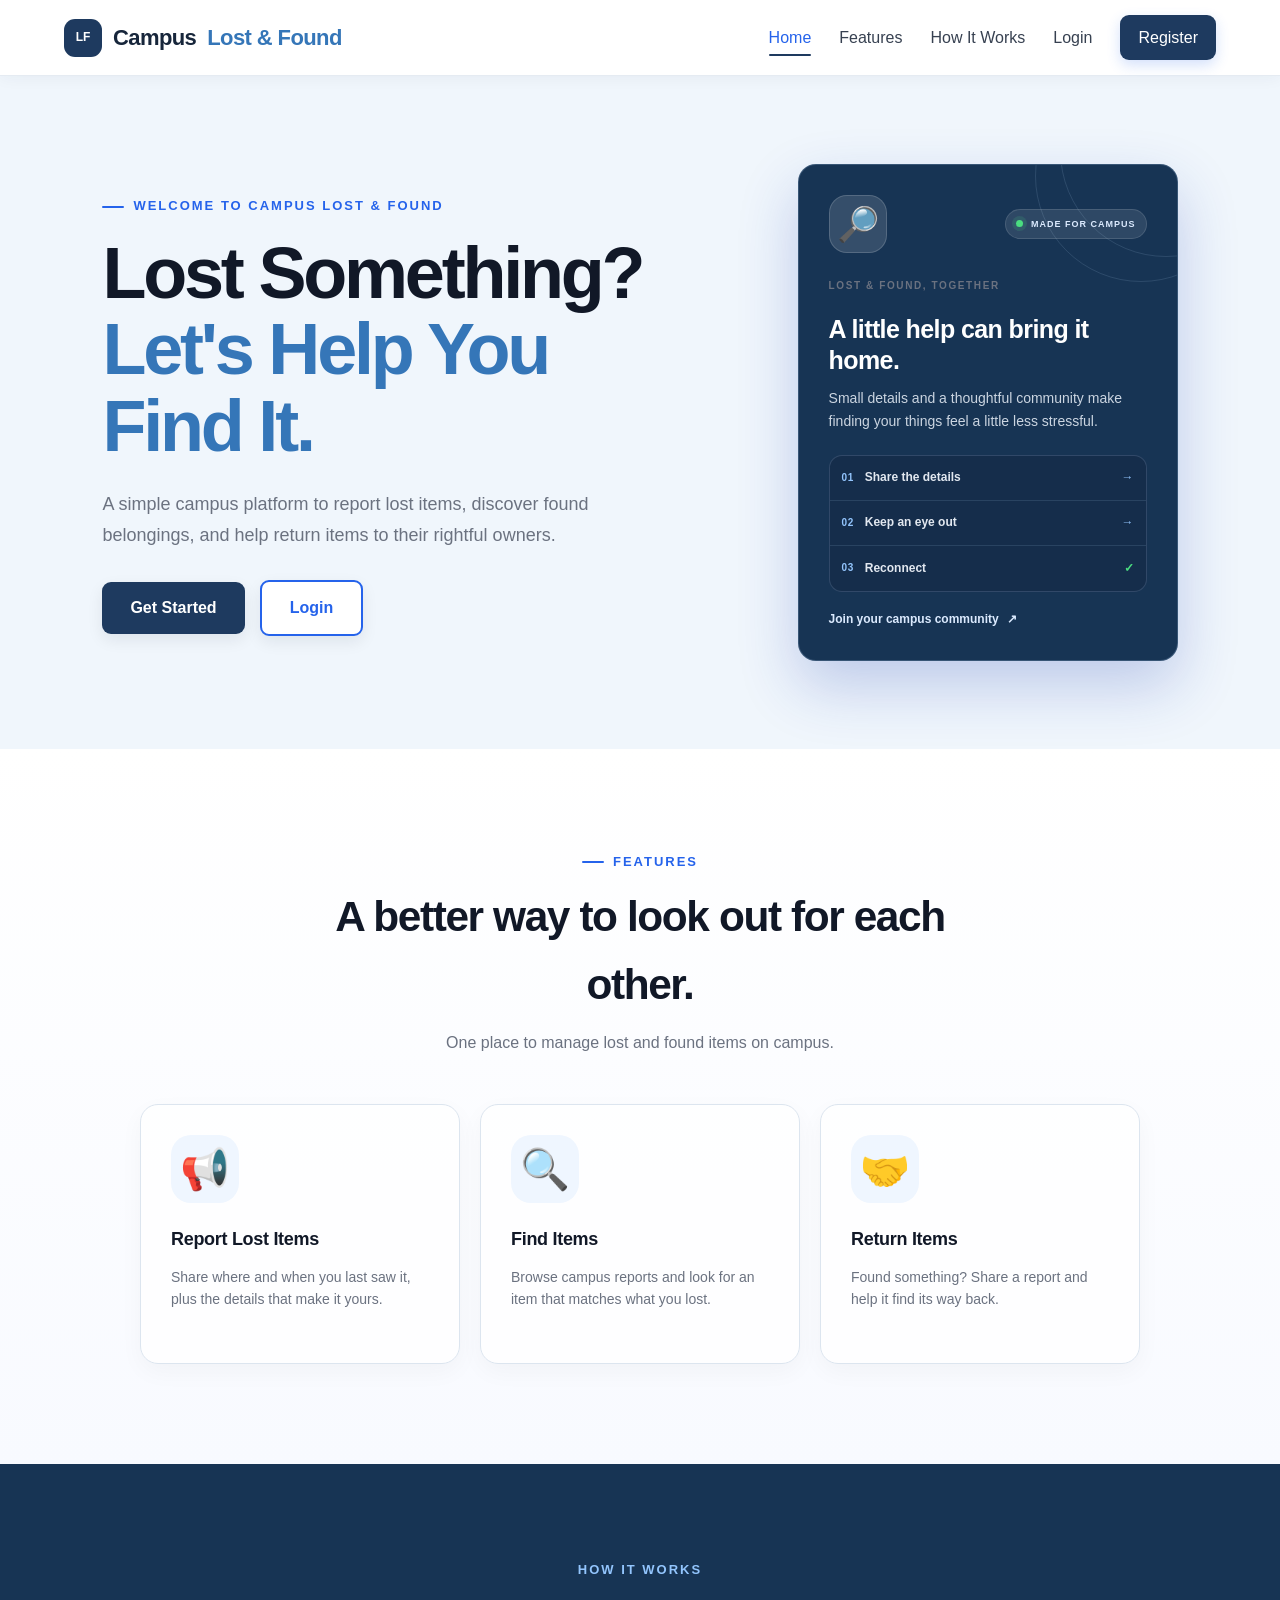
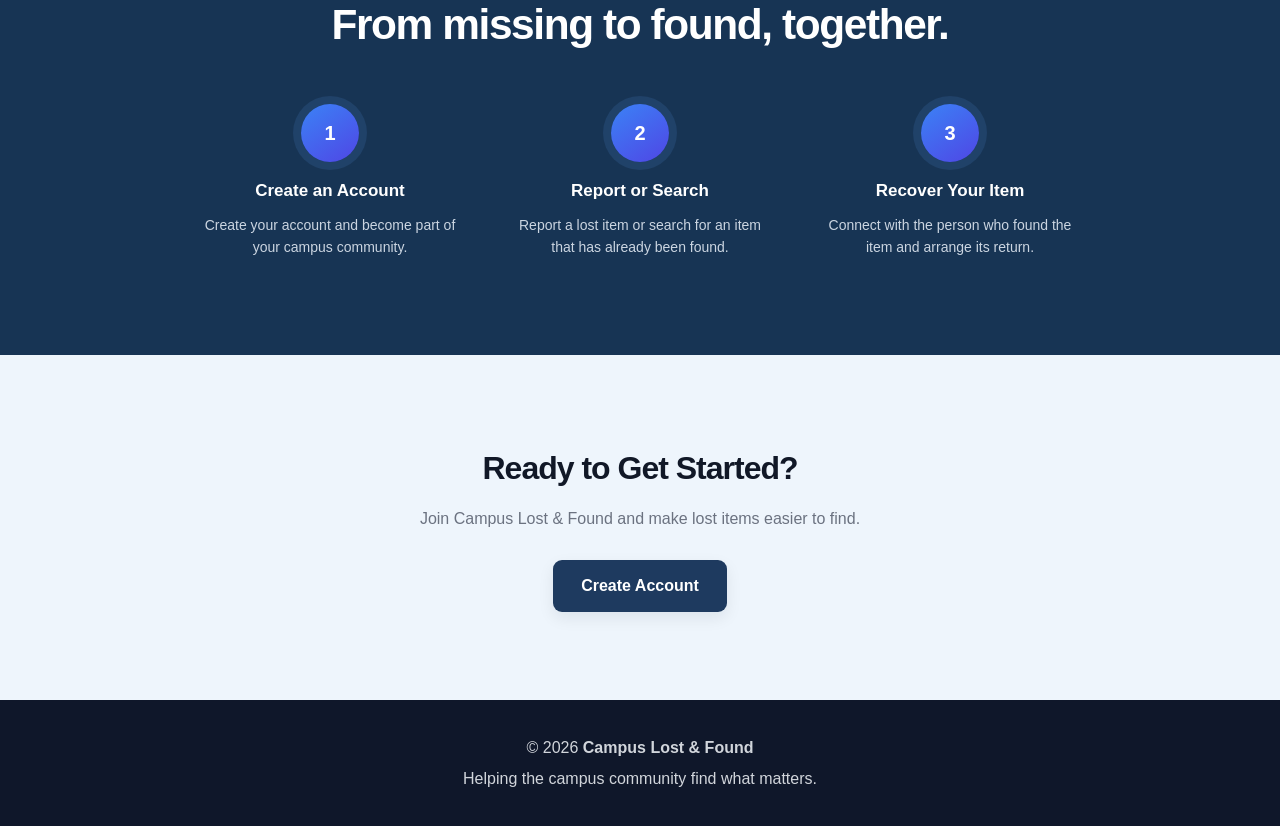
<file: src/main/webapp/index.html>
<!DOCTYPE html>
<html lang="en">

<head>
    <meta charset="UTF-8">
    <meta name="viewport" content="width=device-width, initial-scale=1.0">
    <meta name="description" content="A friendly campus community for reporting lost belongings, finding reported items, and helping things get home.">

    <title>Campus Lost & Found</title>

    <link rel="stylesheet" href="style.css?v=20261112-2">
</head>

<body>

    <!-- Navigation -->
    <nav class="navbar">

        <div class="logo">
            Campus <span>Lost & Found</span>
        </div>

        <div class="nav-links">
            <a href="index.html" class="active">Home</a>
            <a href="#features">Features</a>
            <a href="#how-it-works">How It Works</a>
            <a href="login.html">Login</a>
            <a href="register.html" class="nav-register">Register</a>
        </div>

    </nav>


    <!-- Hero Section -->
    <section class="hero">

        <div class="hero-content" data-reveal>

            <p class="welcome">WELCOME TO CAMPUS LOST & FOUND</p>

            <h1>
                Lost Something?
                <span>Let's Help You Find It.</span>
            </h1>

            <p class="description">
                A simple campus platform to report lost items,
                discover found belongings, and help return items
                to their rightful owners.
            </p>

            <div class="buttons">

                <a href="register.html" class="btn primary">
                    Get Started
                </a>

                <a href="login.html" class="btn secondary">
                    Login
                </a>

            </div>

        </div>


        <div class="hero-card" data-reveal>
            <div class="hero-card-topline">
                <span class="hero-icon" aria-hidden="true">🔎</span>
                <span class="hero-card-tag"><span></span> MADE FOR CAMPUS</span>
            </div>
            <p class="hero-card-kicker">LOST &amp; FOUND, TOGETHER</p>
            <h2>A little help can bring it home.</h2>
            <p>Small details and a thoughtful community make finding your things feel a little less stressful.</p>
            <div class="hero-loop" aria-label="How the community helps">
                <div class="hero-loop-step">
                    <span>01</span>
                    <strong>Share the details</strong>
                    <span class="loop-arrow" aria-hidden="true">→</span>
                </div>
                <div class="hero-loop-step">
                    <span>02</span>
                    <strong>Keep an eye out</strong>
                    <span class="loop-arrow" aria-hidden="true">→</span>
                </div>
                <div class="hero-loop-step">
                    <span>03</span>
                    <strong>Reconnect</strong>
                    <span class="loop-check" aria-hidden="true">✓</span>
                </div>
            </div>
            <a class="hero-card-link" href="register.html">Join your campus community <span aria-hidden="true">↗</span></a>
        </div>

    </section>


    <!-- Features -->
    <section class="features" id="features">

        <p class="section-label">FEATURES</p>

        <h2>A better way to look out for each other.</h2>

        <p class="section-description">
            One place to manage lost and found items on campus.
        </p>


        <div class="feature-container">

            <div class="feature-card" data-reveal>

                <div class="icon">📢</div>

                <h3>Report Lost Items</h3>

                <p>
                    Share where and when you last saw it, plus the details that make it yours.
                </p>

            </div>


            <div class="feature-card" data-reveal>

                <div class="icon">🔍</div>

                <h3>Find Items</h3>

                <p>
                    Browse campus reports and look for an item that matches what you lost.
                </p>

            </div>


            <div class="feature-card" data-reveal>

                <div class="icon">🤝</div>

                <h3>Return Items</h3>

                <p>
                    Found something? Share a report and help it find its way back.
                </p>

            </div>

        </div>

    </section>


    <!-- How It Works -->
    <section class="how" id="how-it-works">

        <p class="section-label light">HOW IT WORKS</p>

        <h2>From missing to found, together.</h2>


        <div class="steps">

            <div class="step" data-reveal>

                <div class="number">1</div>

                <h3>Create an Account</h3>

                <p>
                    Create your account and become part of your campus community.
                </p>

            </div>


            <div class="step" data-reveal>

                <div class="number">2</div>

                <h3>Report or Search</h3>

                <p>
                    Report a lost item or search for an item
                    that has already been found.
                </p>

            </div>


            <div class="step" data-reveal>

                <div class="number">3</div>

                <h3>Recover Your Item</h3>

                <p>
                    Connect with the person who found the item
                    and arrange its return.
                </p>

            </div>

        </div>

    </section>


    <!-- Call to Action -->
    <section class="cta" data-reveal>

        <h2>Ready to Get Started?</h2>

        <p>
            Join Campus Lost & Found and make lost items easier to find.
        </p>

        <a href="register.html" class="btn primary">
            Create Account
        </a>

    </section>


    <!-- Footer -->
    <footer>

        <p>
            © 2026 <strong>Campus Lost & Found</strong>
        </p>

        <p>
            Helping the campus community find what matters.
        </p>

    </footer>

    <script src="script.js?v=20261112-2"></script>
    <script src="csrf.js?v=20261112-2"></script>
</body>

</html>
</file>
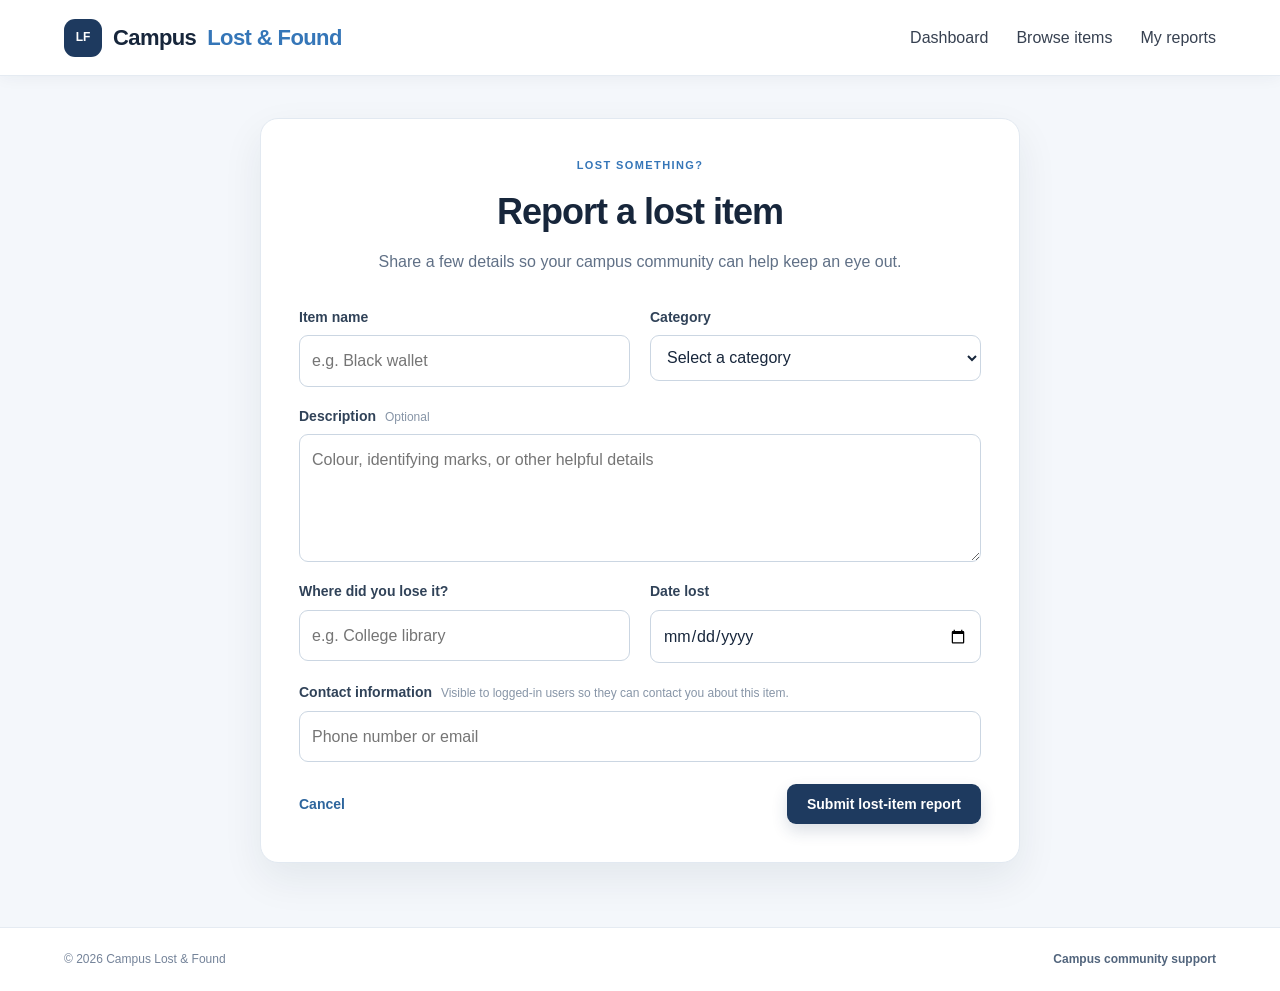
<file: src/main/webapp/add-item.html>
<!DOCTYPE html>
<html lang="en">
<head>
    <meta charset="UTF-8">
    <meta name="viewport" content="width=device-width, initial-scale=1.0">
    <meta name="description" content="Create a lost-item report for your campus community.">
    <title>Report a Lost Item | Campus Lost &amp; Found</title>
    <link rel="stylesheet" href="style.css?v=20261112-2">
</head>
<body>
    <nav class="navbar" aria-label="Main navigation">
        <div class="logo">Campus <span>Lost &amp; Found</span></div>
        <div class="nav-links">
            <a href="dashboard.jsp">Dashboard</a>
            <a href="view-items.html">Browse items</a>
            <a href="my-items.html">My reports</a>
        </div>
    </nav>

    <main class="container form-page">
        <header class="page-heading">
            <p class="page-eyebrow">LOST SOMETHING?</p>
            <h1>Report a lost item</h1>
            <p>Share a few details so your campus community can help keep an eye out.</p>
        </header>

        <form class="app-form" action="add-item" method="post" data-csrf-managed="true">
            <p id="formMessage" class="form-message error-message field-wide" role="status" aria-live="polite"></p>
            <div class="field">
                <label for="itemName">Item name</label>
                <input type="text" id="itemName" name="itemName" placeholder="e.g. Black wallet" required maxlength="150">
            </div>

            <div class="field">
                <label for="category">Category</label>
                <select id="category" name="category" required>
                    <option value="">Select a category</option>
                    <option value="Electronics">Electronics</option>
                    <option value="Books">Books</option>
                    <option value="ID Card">ID Card</option>
                    <option value="Wallet or Purse">Wallet or Purse</option>
                    <option value="Clothing">Clothing</option>
                    <option value="Keys">Keys</option>
                    <option value="Other">Other</option>
                </select>
            </div>

            <div class="field field-wide">
                <label for="description">Description <span class="optional-label">Optional</span></label>
                <textarea id="description" name="description" placeholder="Colour, identifying marks, or other helpful details" rows="4" maxlength="2000"></textarea>
            </div>

            <div class="field">
                <label for="lostLocation">Where did you lose it?</label>
                <input type="text" id="lostLocation" name="lostLocation" placeholder="e.g. College library" required maxlength="255">
            </div>

            <div class="field">
                <label for="lostDate">Date lost</label>
                <input type="date" id="lostDate" name="lostDate" required>
            </div>

            <div class="field field-wide">
                <label for="contactInfo">Contact information <span class="optional-label">Visible to logged-in users so they can contact you about this item.</span></label>
                <input type="text" id="contactInfo" name="contactInfo" placeholder="Phone number or email" required maxlength="150">
            </div>

            <div class="form-actions field-wide">
                <a class="text-link" href="dashboard.jsp">Cancel</a>
                <button type="submit" class="app-submit">Submit lost-item report</button>
            </div>
        </form>
    </main>
    <footer class="site-footer">
        <span>© 2026 Campus Lost &amp; Found</span>
        <a href="dashboard.jsp">Campus community support</a>
    </footer>
    <script src="report-form.js"></script>
    <script src="csrf.js?v=20261112-2"></script>
</body>
</html>
</file>
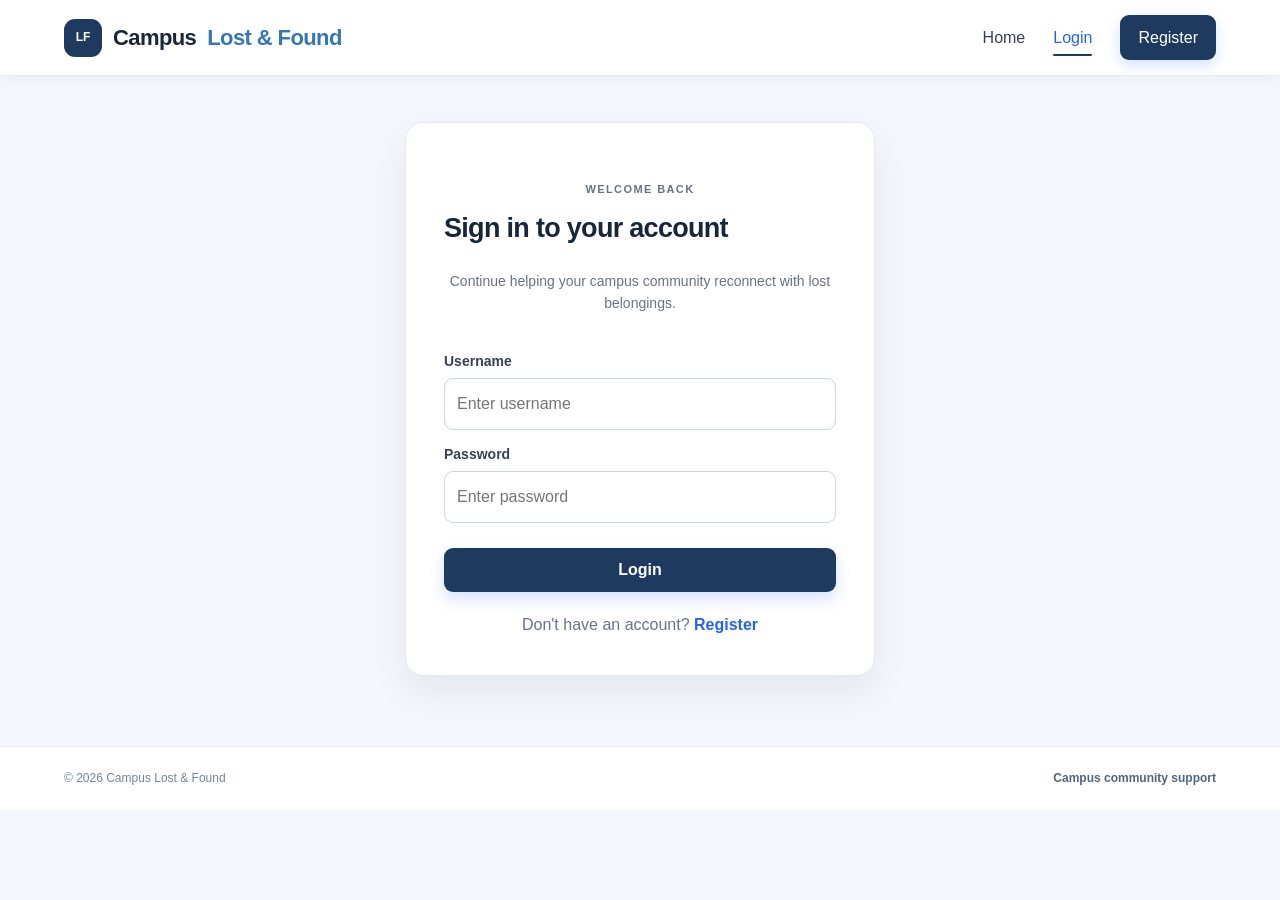
<file: src/main/webapp/login.html>
<!DOCTYPE html>
<html lang="en">
<head>
    <meta charset="UTF-8">

    <!-- Load before the login form. Do not add async or defer. -->
    <script src="csrf.js?v=20261112-3"></script>

    <meta name="viewport" content="width=device-width, initial-scale=1.0">
    <meta name="description"
          content="Sign in to manage your campus lost and found reports.">

    <title>Login - Campus Lost &amp; Found</title>
    <link rel="stylesheet" href="style.css?v=20261112-2">
</head>

<body>
    <nav class="navbar" aria-label="Main navigation">
        <div class="logo">
            Campus <span>Lost &amp; Found</span>
        </div>

        <div class="nav-links">
            <a href="index.html">Home</a>
            <a href="login.html" class="active">Login</a>
            <a href="register.html" class="nav-register">Register</a>
        </div>
    </nav>

    <main class="container auth-card">
        <p class="page-eyebrow">WELCOME BACK</p>
        <h1>Sign in to your account</h1>

        <p class="auth-intro">
            Continue helping your campus community reconnect
            with lost belongings.
        </p>

        <p id="loginMessage"
           class="form-message"
           role="status"
           aria-live="polite"></p>

        <form id="loginForm" action="login" method="post">
            <label for="username">Username</label>
            <input
                type="text"
                id="username"
                name="username"
                placeholder="Enter username"
                autocomplete="username"
                required
            >

            <label for="password">Password</label>
            <input
                type="password"
                id="password"
                name="password"
                placeholder="Enter password"
                autocomplete="current-password"
                required
            >

            <button type="submit" class="app-submit" disabled>
                Login
            </button>
        </form>

        <noscript>
            <p class="form-message error-message">
                JavaScript is required for secure sign-in.
                Enable JavaScript and reload this page.
            </p>
        </noscript>

        <p>
            Don't have an account?
            <a href="register.html">Register</a>
        </p>
    </main>

    <footer class="site-footer">
        <span>© 2026 Campus Lost &amp; Found</span>
        <a href="index.html">Campus community support</a>
    </footer>

    <script>
        (function () {
            "use strict";

            const form = document.getElementById("loginForm");
            const submit = form.querySelector("button[type='submit']");
            const message = document.getElementById("loginMessage");
            const params = new URLSearchParams(window.location.search);

            // Block submission if the security script failed to load.
            form.addEventListener("submit", function (event) {
                if (form.dataset.csrfReady !== "true") {
                    event.preventDefault();
                    message.textContent =
                        "Secure sign-in is unavailable. Reload the page.";
                    message.classList.add("error-message");
                }
            }, true);

            const csrfLoaded =
                window.CampusCsrf &&
                typeof window.CampusCsrf.getToken === "function";

            if (!csrfLoaded) {
                message.textContent =
                    "Secure sign-in could not initialize. " +
                    "Reload the page and try again.";
                message.classList.add("error-message");
                return;
            }

            // The handler is installed. It fetches a token on submission.
            form.dataset.csrfReady = "true";
            submit.disabled = false;

            const errors = {
                invalid: "Invalid username or password.",
                empty: "Please enter your username and password.",
                "session-expired":
                    "Your session expired. Please sign in again."
            };

            const error = params.get("error");

            if (Object.prototype.hasOwnProperty.call(errors, error)) {
                message.textContent = errors[error];
                message.classList.add("error-message");
            } else if (params.get("success") === "registered") {
                message.textContent =
                    "Registration successful! Please log in.";
                message.classList.add("success-message");
            }
        })();
    </script>
</body>
</html>
</file>
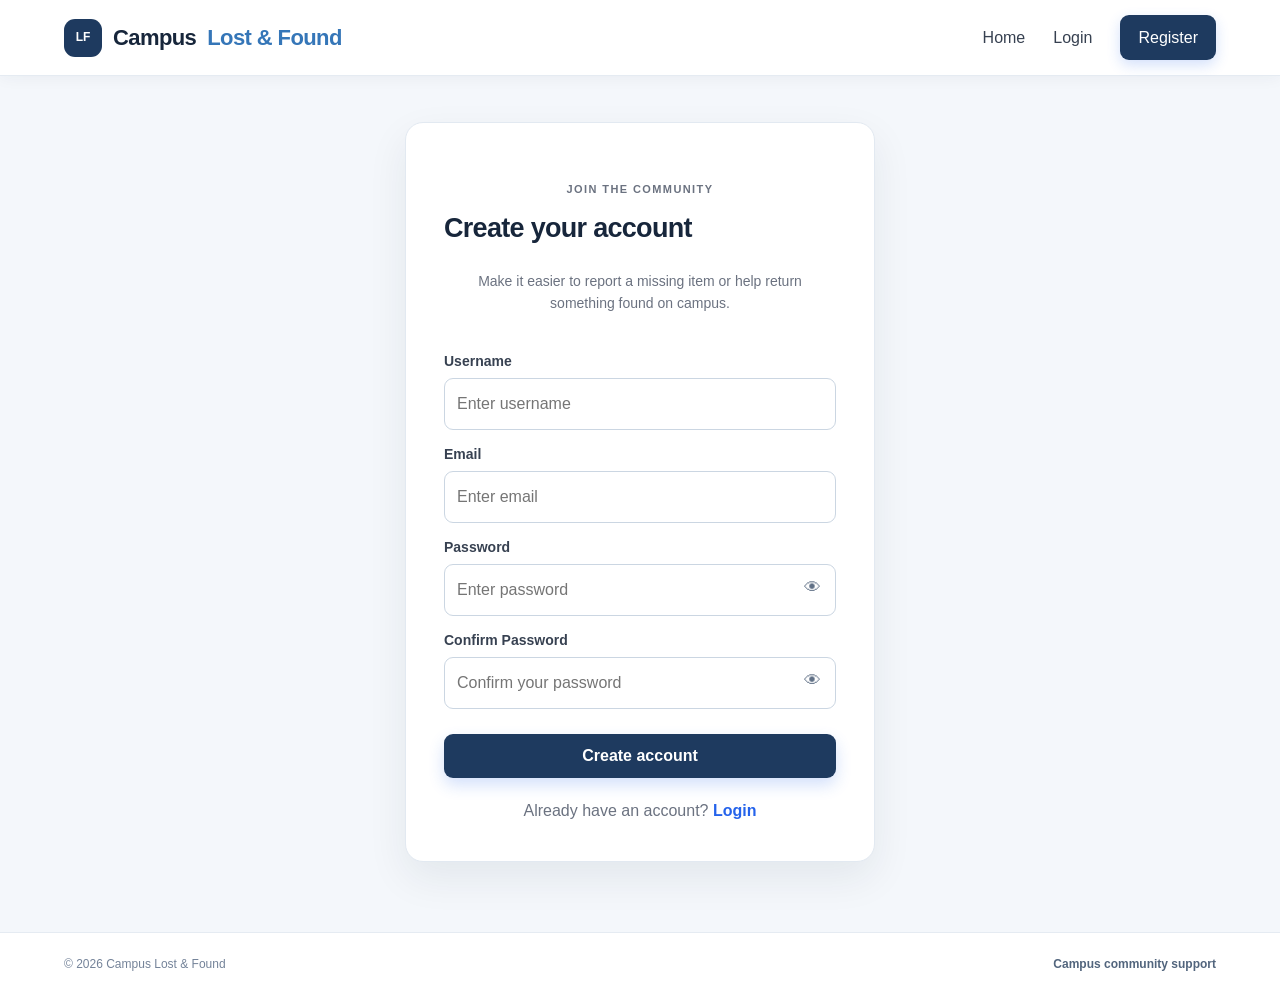
<file: src/main/webapp/register.html>
<!DOCTYPE html>
<html lang="en">

<head>
    <meta charset="UTF-8">
    <meta name="viewport" content="width=device-width, initial-scale=1.0">
    <meta name="description" content="Create an account to report and find items on campus.">
    <title>Register - Campus Lost &amp; Found</title>
    <link rel="stylesheet" href="style.css?v=20261112-2">
</head>

<body>
    <nav class="navbar" aria-label="Main navigation">
    <div class="logo">
        Campus <span>Lost &amp; Found</span>
    </div>

    <div class="nav-links">
        <a href="index.html">Home</a>
        <a href="login.html">Login</a>
        <a href="register.html" class="nav-register">Register</a>
    </div>
</nav>

    <main class="container auth-card">
        <p class="page-eyebrow">JOIN THE COMMUNITY</p>
        <h1>Create your account</h1>
        <p class="auth-intro">Make it easier to report a missing item or help return something found on campus.</p>

        <form id="registerForm" action="register" method="post" data-csrf-managed="true">

            <label for="username">Username</label>
            <input
                type="text"
                id="username"
                name="username"
                placeholder="Enter username"
                autocomplete="username"
                required
                minlength="3"
                maxlength="32"
                pattern="[A-Za-z0-9._-]{3,32}"
            >

            <label for="email">Email</label>
            <input
                type="email"
                id="email"
                name="email"
                placeholder="Enter email"
                autocomplete="email"
                required
                maxlength="254"
            >

            <label for="password">Password</label>
            <div class="password-container">
                <input
                    type="password"
                    id="password"
                    name="password"
                    placeholder="Enter password"
                    minlength="10"
                    maxlength="128"
                    autocomplete="new-password"
                    required
                >

                <button
                    type="button"
                    id="togglePassword"
                    class="password-toggle"
                    aria-label="Show or hide password"
                >👁</button>
            </div>

            <label for="confirmPassword">Confirm Password</label>
            <div class="password-container">
                <input
                    type="password"
                    id="confirmPassword"
                    name="confirmPassword"
                    placeholder="Confirm your password"
                    minlength="10"
                    maxlength="128"
                    autocomplete="new-password"
                    required
                >

                <button
                    type="button"
                    id="toggleConfirmPassword"
                    class="password-toggle"
                    aria-label="Show or hide confirmation password"
                >👁</button>
            </div>

            <button type="submit" class="app-submit">Create account</button>

        </form>

        <p id="message" class="form-message" role="status" aria-live="polite"></p>

        <p>
            Already have an account?
            <a href="login.html">Login</a>
        </p>

    </main>
    <footer class="site-footer">
        <span>© 2026 Campus Lost &amp; Found</span>
        <a href="index.html">Campus community support</a>
    </footer>

    <script src="script.js?v=20261112-2"></script>

    <script>
        const message = document.getElementById("message");
        const params = new URLSearchParams(window.location.search);
        const registrationErrors = {
            username: "Username must be 3–32 characters using letters, numbers, dots, underscores, or hyphens.",
            email: "Enter a valid email address (maximum 254 characters).",
            password: "Password must be 10–128 characters.",
            confirmPassword: "Passwords do not match.",
            invalid: "Please review your details and try again.",
            duplicate: "Username is already registered.",
            database: "We could not create your account right now. Please try again later."
        };

        if (registrationErrors[params.get("error")]) {
            message.textContent = registrationErrors[params.get("error")];
            message.classList.add("error-message");
        }
    </script>

    <script src="csrf.js?v=20261112-2"></script>
</body>
</html>
</file>
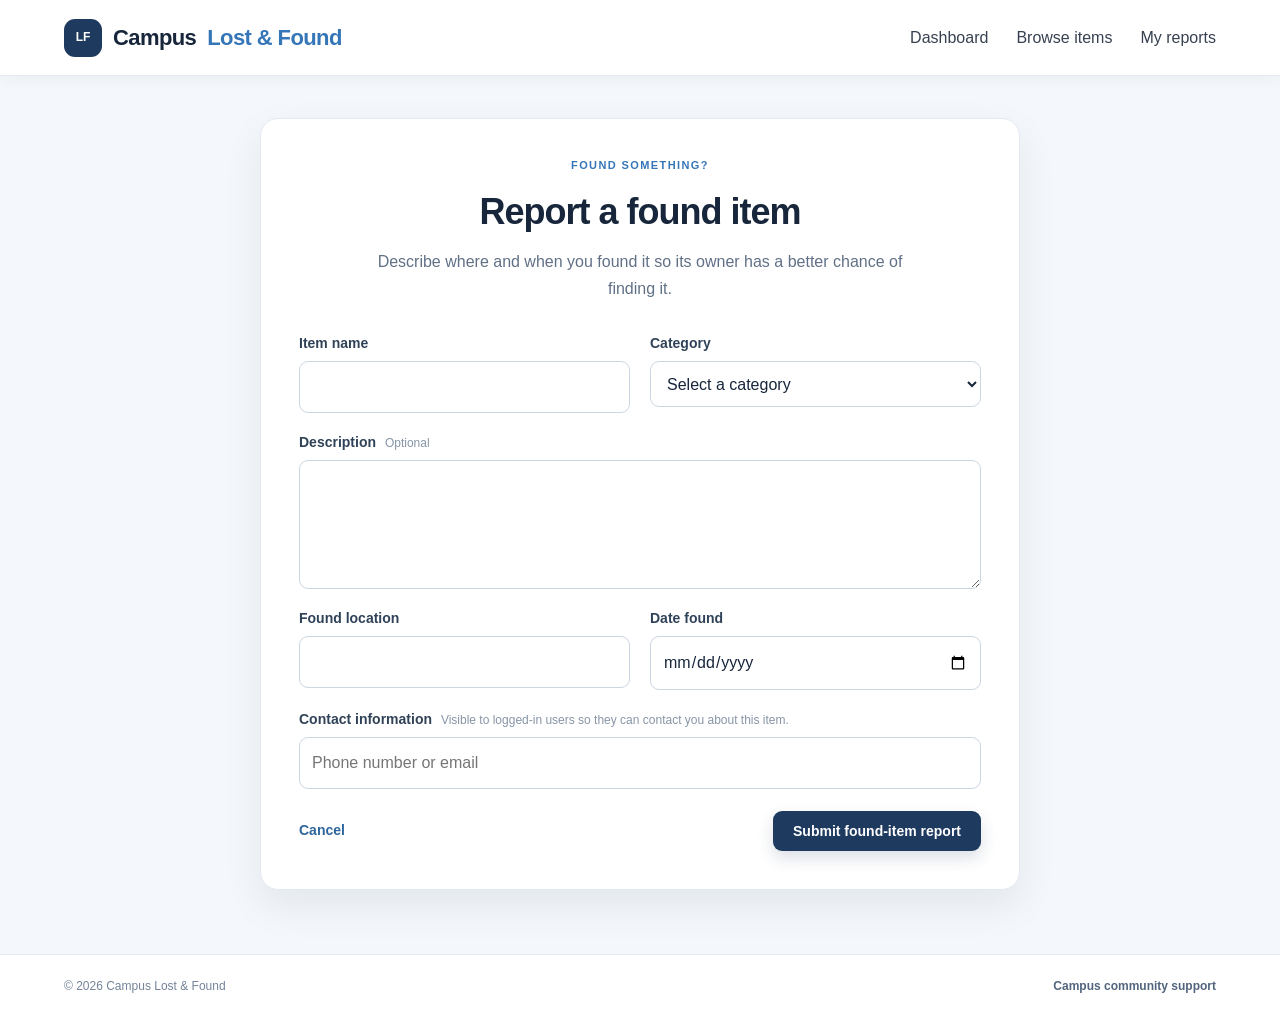
<file: src/main/webapp/report-found.html>
<!DOCTYPE html>
<html lang="en">
<head>
    <meta charset="UTF-8">
    <meta name="viewport" content="width=device-width, initial-scale=1.0">
    <meta name="description" content="Report a found item and help return it to its owner.">
    <title>Report a Found Item | Campus Lost &amp; Found</title>
    <link rel="stylesheet" href="style.css?v=20261112-2">
</head>
<body>
    <nav class="navbar" aria-label="Main navigation">
        <div class="logo">Campus <span>Lost &amp; Found</span></div>
        <div class="nav-links">
            <a href="dashboard.jsp">Dashboard</a>
            <a href="view-items.html">Browse items</a>
            <a href="my-items.html">My reports</a>
        </div>
    </nav>

    <main class="container form-page">
        <header class="page-heading">
            <p class="page-eyebrow">FOUND SOMETHING?</p>
            <h1>Report a found item</h1>
            <p>Describe where and when you found it so its owner has a better chance of finding it.</p>
        </header>

        <form class="app-form" action="report-found" method="post" data-csrf-managed="true">
            <p id="formMessage" class="form-message error-message field-wide" role="status" aria-live="polite"></p>
            <div class="field">
                <label for="itemName">Item name</label>
                <input type="text" id="itemName" name="itemName" required maxlength="150">
            </div>

            <div class="field">
                <label for="category">Category</label>
                <select id="category" name="category" required>
                    <option value="">Select a category</option>
                    <option value="Electronics">Electronics</option>
                    <option value="Books">Books</option>
                    <option value="ID Card">ID Card</option>
                    <option value="Wallet or Purse">Wallet or Purse</option>
                    <option value="Clothing">Clothing</option>
                    <option value="Keys">Keys</option>
                    <option value="Other">Other</option>
                </select>
            </div>

            <div class="field field-wide">
                <label for="description">Description <span class="optional-label">Optional</span></label>
                <textarea id="description" name="description" rows="4" maxlength="2000"></textarea>
            </div>

            <div class="field">
                <label for="foundLocation">Found location</label>
                <input type="text" id="foundLocation" name="foundLocation" required maxlength="255">
            </div>

            <div class="field">
                <label for="foundDate">Date found</label>
                <input type="date" id="foundDate" name="foundDate" required>
            </div>

            <div class="field field-wide">
                <label for="contactInfo">Contact information <span class="optional-label">Visible to logged-in users so they can contact you about this item.</span></label>
                <input type="text" id="contactInfo" name="contactInfo" placeholder="Phone number or email" required maxlength="150">
            </div>

            <div class="form-actions field-wide">
                <a class="text-link" href="dashboard.jsp">Cancel</a>
                <button type="submit" class="app-submit">Submit found-item report</button>
            </div>
        </form>
    </main>
    <footer class="site-footer">
        <span>© 2026 Campus Lost &amp; Found</span>
        <a href="dashboard.jsp">Campus community support</a>
    </footer>
    <script src="report-form.js"></script>
    <script src="csrf.js?v=20261112-2"></script>
</body>
</html>
</file>
<file: src/main/webapp/style.css>
/* =========================
   RESET
   ========================= */

* {
    margin: 0;
    padding: 0;
    box-sizing: border-box;
}


/* =========================
   BODY
   ========================= */

:root {
    color-scheme: light;
    --brand: #1e3a5f;
    --brand-dark: #142b49;
    --ink: #17263b;
    --muted: #607086;
    --line: #dce5ef;
    --soft-blue: #eef5fc;
}

body {
    font-family: Arial, Helvetica, sans-serif;
    line-height: 1.6;
    background: #f4f7fb;
    color: var(--ink);
}


/* =========================
   NAVBAR
   ========================= */

.navbar {
    min-height: 70px;
    background: #ffffff;
    display: flex;
    align-items: center;
    justify-content: space-between;
    padding: 15px 8%;
    box-shadow: 0 2px 10px rgba(0, 0, 0, 0.08);
}

.logo {
    font-size: 22px;
    font-weight: bold;
    color: #111827;
}

.logo span {
    color: #2563eb;
}

.nav-links {
    display: flex;
    align-items: center;
    gap: 25px;
}

.nav-links a {
    text-decoration: none;
    color: #374151;
    font-weight: 500;
}

.nav-links a:hover,
.nav-links a.active {
    color: #2563eb;
}

.nav-register {
    background: #2563eb;
    color: white !important;
    padding: 10px 18px;
    border-radius: 7px;
}

.nav-register:hover {
    background: #1d4ed8;
}


/* =========================
   HERO
   ========================= */

.hero {
    min-height: 560px;
    display: flex;
    align-items: center;
    justify-content: space-between;
    gap: 60px;
    padding: 70px 8%;
    background: linear-gradient(135deg, #eff6ff, #ffffff);
}

.hero-content {
    max-width: 650px;
}

.welcome {
    color: #2563eb;
    font-size: 13px;
    font-weight: bold;
    letter-spacing: 2px;
    margin-bottom: 18px;
}

.hero h1 {
    font-size: 55px;
    line-height: 1.12;
    color: #111827;
    margin-bottom: 25px;
}

.hero h1 span {
    display: block;
    color: #2563eb;
}

.description {
    font-size: 18px;
    line-height: 1.7;
    color: #6b7280;
    margin-bottom: 30px;
}


/* =========================
   BUTTONS
   ========================= */

.buttons {
    display: flex;
    gap: 15px;
}

.btn {
    display: inline-block;
    padding: 13px 28px;
    border-radius: 8px;
    text-decoration: none;
    font-weight: bold;
    transition: 0.2s;
}

.primary {
    background: #2563eb;
    color: white;
}

.primary:hover {
    background: #1d4ed8;
    transform: translateY(-2px);
}

.secondary {
    background: white;
    color: #2563eb;
    border: 2px solid #2563eb;
}

.secondary:hover {
    background: #eff6ff;
}


/* =========================
   HERO CARD
   ========================= */

.hero-card {
    width: 350px;
    background: white;
    padding: 35px;
    border-radius: 18px;
    box-shadow: 0 15px 40px rgba(0, 0, 0, 0.10);
}

.hero-icon {
    font-size: 65px;
    margin-bottom: 15px;
}

.hero-card h2 {
    color: #111827;
    margin-bottom: 12px;
}

.hero-card p {
    color: #6b7280;
    line-height: 1.6;
    margin-bottom: 20px;
}

.mini-status {
    padding: 10px 0;
    color: #374151;
    border-top: 1px solid #e5e7eb;
}

.mini-status span {
    color: #2563eb;
    font-weight: bold;
    margin-right: 8px;
}


/* =========================
   FEATURES
   ========================= */

.features {
    text-align: center;
    padding: 80px 8%;
    background: white;
}

.section-label {
    color: #2563eb;
    font-size: 13px;
    font-weight: bold;
    letter-spacing: 2px;
    margin-bottom: 10px;
}

.features h2 {
    font-size: 34px;
    margin-bottom: 12px;
    color: #111827;
}

.section-description {
    color: #6b7280;
    margin-bottom: 45px;
}

.feature-container {
    display: flex;
    justify-content: center;
    gap: 25px;
    flex-wrap: wrap;
}

.feature-card {
    width: 300px;
    padding: 35px 25px;
    background: #f9fafb;
    border-radius: 12px;
    border: 1px solid #e5e7eb;
    transition: 0.2s;
}

.feature-card:hover {
    transform: translateY(-5px);
    box-shadow: 0 10px 25px rgba(0, 0, 0, 0.08);
}

.icon {
    font-size: 40px;
    margin-bottom: 18px;
}

.feature-card h3 {
    margin-bottom: 12px;
    color: #111827;
}

.feature-card p {
    color: #6b7280;
    line-height: 1.6;
}


/* =========================
   HOW IT WORKS
   ========================= */

.how {
    text-align: center;
    padding: 80px 8%;
    background: #172554;
    color: white;
}

.how h2 {
    font-size: 34px;
    margin-bottom: 45px;
}

.light {
    color: #93c5fd;
}

.steps {
    display: flex;
    justify-content: center;
    gap: 30px;
}

.step {
    max-width: 280px;
}

.number {
    width: 50px;
    height: 50px;
    background: #2563eb;
    border-radius: 50%;
    display: flex;
    align-items: center;
    justify-content: center;
    margin: 0 auto 15px;
    font-size: 20px;
    font-weight: bold;
}

.step h3 {
    margin-bottom: 10px;
}

.step p {
    color: #cbd5e1;
    line-height: 1.6;
}


/* =========================
   CALL TO ACTION
   ========================= */

.cta {
    text-align: center;
    padding: 75px 20px;
    background: #eff6ff;
}

.cta h2 {
    font-size: 32px;
    color: #111827;
    margin-bottom: 12px;
}

.cta p {
    color: #6b7280;
    margin-bottom: 25px;
}


/* =========================
   FOOTER
   ========================= */

footer {
    text-align: center;
    padding: 30px;
    background: #111827;
    color: #d1d5db;
}

footer p {
    margin: 5px;
}


/* ==================================================
   LOGIN / REGISTER / DASHBOARD
   ================================================== */

.container {
    width: 90%;
    max-width: 450px;
    margin: 70px auto;
    padding: 35px;
    background: white;
    border-radius: 15px;
    box-shadow: 0 10px 35px rgba(0, 0, 0, 0.10);
}

.container h1 {
    text-align: center;
    color: #172554;
    font-size: 30px;
    margin-bottom: 10px;
}

.container h2 {
    text-align: center;
    color: #2563eb;
    margin-bottom: 25px;
}

.container form:not(.app-form) {
    display: flex;
    flex-direction: column;
}

.container label {
    margin-top: 14px;
    margin-bottom: 6px;
    font-weight: bold;
    color: #374151;
}

.container input,
.container select {
    width: 100%;
    padding: 12px;
    border: 1px solid #d1d5db;
    border-radius: 7px;
    font-size: 15px;
    outline: none;
}

.container input:focus,
.container select:focus {
    border-color: #2563eb;
    box-shadow: 0 0 0 3px rgba(37, 99, 235, 0.10);
}

.container form > button {
    margin-top: 25px;
    padding: 13px;
    border: none;
    border-radius: 7px;
    background: #2563eb;
    color: white;
    font-size: 16px;
    font-weight: bold;
    cursor: pointer;
}

.container form > button:hover {
    background: #1d4ed8;
}


/* =========================
   PASSWORD FIELD
   ========================= */

.password-container {
    position: relative;
    width: 100%;
}

.password-container input {
    padding-right: 50px;
}

.password-toggle {
    position: absolute;
    right: 5px;
    top: 5px;
    width: 38px;
    height: 38px;
    border: none;
    background: transparent;
    cursor: pointer;
    font-size: 17px;
}

.password-toggle:hover {
    background: #f3f4f6;
    border-radius: 5px;
}


/* =========================
   FORM MESSAGES
   ========================= */

#message,
#loginMessage {
    margin-top: 15px;
    text-align: center;
    color: #dc2626;
    font-weight: 500;
}

.container > p {
    text-align: center;
    margin-top: 20px;
    color: #6b7280;
}

.container > p a {
    color: #2563eb;
    text-decoration: none;
    font-weight: bold;
}

.container > p a:hover {
    text-decoration: underline;
}


/* =========================
   MOBILE
   ========================= */

@media (max-width: 800px) {

    .navbar {
        flex-direction: column;
        gap: 15px;
        padding: 18px 5%;
    }

    .nav-links {
        flex-wrap: wrap;
        justify-content: center;
        gap: 12px;
    }

    .hero {
        flex-direction: column;
        text-align: center;
        padding: 55px 5%;
    }

    .hero h1 {
        font-size: 40px;
    }

    .buttons {
        justify-content: center;
    }

    .hero-card {
        width: 100%;
        max-width: 350px;
    }

    .steps {
        flex-direction: column;
        align-items: center;
    }

    .container {
        margin: 35px auto;
        padding: 25px;
    }
}
.nav-logout-form {
    display: inline;
    margin: 0;
}

.nav-logout {
    padding: 10px 18px;
    border: none;
    border-radius: 7px;
    background: #dc2626;
    color: white;
    font-size: 14px;
    font-weight: bold;
    cursor: pointer;
}

.nav-logout:hover {
    background: #b91c1c;
}

/* Polished interactions and responsive refinements */
html {
    scroll-behavior: smooth;
    scroll-padding-top: 85px;
}

.navbar {
    position: sticky;
    top: 0;
    z-index: 10;
    min-height: 76px;
    padding-top: 12px;
    padding-bottom: 12px;
    background: rgba(255, 255, 255, 0.92);
    border-bottom: 1px solid rgba(226, 232, 240, 0.8);
    backdrop-filter: blur(14px);
}

.logo {
    letter-spacing: -0.6px;
}

.nav-links {
    gap: 28px;
}

.nav-links a:not(.nav-register) {
    position: relative;
    padding: 8px 0;
    transition: color 180ms ease;
}

.nav-links a:not(.nav-register)::after {
    position: absolute;
    right: 0;
    bottom: 2px;
    left: 0;
    height: 2px;
    content: "";
    background: var(--brand);
    border-radius: 2px;
    transform: scaleX(0);
    transform-origin: left;
    transition: transform 180ms ease;
}

.nav-links a:not(.nav-register):hover::after,
.nav-links a:not(.nav-register).active::after {
    transform: scaleX(1);
}

.nav-register {
    box-shadow: 0 5px 14px rgba(37, 99, 235, 0.2);
    transition: background 180ms ease, transform 180ms ease, box-shadow 180ms ease;
}

.nav-register:hover {
    transform: translateY(-2px);
    box-shadow: 0 8px 18px rgba(37, 99, 235, 0.25);
}

.hero {
    position: relative;
    min-height: 590px;
    overflow: hidden;
    background:
        radial-gradient(ellipse at 82% 25%, rgba(191, 219, 254, 0.55), transparent 28rem),
        linear-gradient(135deg, #eff6ff 0%, #ffffff 58%, #f8fbff 100%);
}

.hero-content {
    max-width: 670px;
}

.welcome,
.section-label {
    display: inline-flex;
    align-items: center;
    gap: 9px;
}

.welcome::before,
.section-label:not(.light)::before {
    width: 22px;
    height: 2px;
    content: "";
    background: currentColor;
    border-radius: 2px;
}

.hero h1 {
    font-size: clamp(2.7rem, 5.4vw, 4.2rem);
    letter-spacing: -2.7px;
}

.hero h1 span {
    background: linear-gradient(100deg, #2563eb, #4f46e5);
    background-clip: text;
    -webkit-text-fill-color: transparent;
}

.description {
    max-width: 590px;
}

.btn {
    box-shadow: 0 6px 16px rgba(15, 23, 42, 0.08);
    transition: background 180ms ease, color 180ms ease, transform 180ms ease, box-shadow 180ms ease;
}

.btn:hover {
    transform: translateY(-3px);
    box-shadow: 0 10px 22px rgba(15, 23, 42, 0.13);
}

.primary {
    background: linear-gradient(115deg, #2563eb, #1d4ed8);
}

.hero-card {
    position: relative;
    border: 1px solid rgba(226, 232, 240, 0.9);
    box-shadow: 0 22px 55px rgba(30, 64, 175, 0.13);
    transition: transform 220ms ease, box-shadow 220ms ease;
}

.hero-card:hover {
    transform: translateY(-6px) rotate(0.3deg);
    box-shadow: 0 28px 65px rgba(30, 64, 175, 0.18);
}

.hero-icon {
    display: grid;
    width: 82px;
    height: 82px;
    place-items: center;
    background: linear-gradient(145deg, #eff6ff, #dbeafe);
    border-radius: 24px;
}

.mini-status {
    transition: padding-left 180ms ease, color 180ms ease;
}

.mini-status:hover {
    padding-left: 5px;
    color: var(--brand-dark);
}

.features {
    background: linear-gradient(180deg, #fff 0%, #f8faff 100%);
}

.features h2,
.how h2,
.cta h2 {
    letter-spacing: -1px;
}

.feature-card {
    position: relative;
    overflow: hidden;
    width: min(300px, 100%);
    background: rgba(255, 255, 255, 0.86);
    border-color: var(--line);
    box-shadow: 0 8px 24px rgba(15, 23, 42, 0.035);
    transition: transform 220ms ease, box-shadow 220ms ease, border-color 220ms ease;
}

.feature-card::before {
    position: absolute;
    top: 0;
    right: 0;
    left: 0;
    height: 3px;
    content: "";
    background: linear-gradient(90deg, #2563eb, #818cf8);
    transform: scaleX(0);
    transform-origin: left;
    transition: transform 220ms ease;
}

.feature-card:hover {
    border-color: #bfdbfe;
    box-shadow: 0 18px 36px rgba(30, 64, 175, 0.1);
    transform: translateY(-7px);
}

.feature-card:hover::before {
    transform: scaleX(1);
}

.icon {
    display: inline-grid;
    width: 68px;
    height: 68px;
    place-items: center;
    background: #eff6ff;
    border-radius: 20px;
    transition: transform 220ms ease;
}

.feature-card:hover .icon {
    transform: scale(1.08) rotate(-4deg);
}

.how {
    position: relative;
    overflow: hidden;
    background:
        radial-gradient(ellipse at 50% 0%, rgba(59, 130, 246, 0.22), transparent 38rem),
        #172554;
}

.number {
    box-shadow: 0 0 0 8px rgba(96, 165, 250, 0.12);
    transition: transform 200ms ease, box-shadow 200ms ease;
}

.step:hover .number {
    box-shadow: 0 0 0 12px rgba(96, 165, 250, 0.16);
    transform: scale(1.06);
}

.cta {
    background:
        radial-gradient(ellipse at 50% 100%, rgba(191, 219, 254, 0.6), transparent 36rem),
        #eff6ff;
}

footer {
    background: #0f172a;
}

.container {
    border: 1px solid rgba(226, 232, 240, 0.9);
    box-shadow: 0 20px 55px rgba(15, 23, 42, 0.09);
}

.container input,
.container select,
.container textarea {
    width: 100%;
    padding: 12px;
    color: var(--ink);
    font: inherit;
    background: #fff;
    border: 1px solid #cbd5e1;
    border-radius: 9px;
    outline: none;
    transition: border-color 160ms ease, box-shadow 160ms ease, background 160ms ease;
}

.container textarea {
    resize: vertical;
}

.container input:hover,
.container select:hover,
.container textarea:hover {
    border-color: #94a3b8;
}

.container input:focus,
.container select:focus,
.container textarea:focus {
    border-color: var(--brand);
    box-shadow: 0 0 0 4px rgba(37, 99, 235, 0.12);
}

.container form > button {
    box-shadow: 0 7px 16px rgba(37, 99, 235, 0.2);
    transition: background 180ms ease, transform 180ms ease, box-shadow 180ms ease;
}

.container form > button:hover {
    box-shadow: 0 11px 20px rgba(37, 99, 235, 0.27);
    transform: translateY(-2px);
}

.nav-logout {
    transition: background 180ms ease, transform 180ms ease;
}

.nav-logout:hover {
    transform: translateY(-1px);
}

a:focus-visible,
button:focus-visible {
    outline: 3px solid #93c5fd;
    outline-offset: 3px;
}

.reveal-ready {
    transition: opacity 600ms ease, transform 600ms cubic-bezier(0.2, 0.7, 0.2, 1);
}

.reveal-ready:not(.is-visible) {
    opacity: 0;
    transform: translateY(22px);
}

.reveal-ready.is-visible {
    opacity: 1;
    transform: translateY(0);
}

@media (max-width: 800px) {
    .navbar {
        gap: 10px;
    }

    .nav-links {
        gap: 16px;
    }

    .hero {
        min-height: auto;
    }

    .hero h1 {
        letter-spacing: -1.8px;
    }

    .feature-container {
        gap: 16px;
    }

    .steps {
        gap: 38px;
    }
}

@media (max-width: 480px) {
    .navbar {
        position: relative;
        padding-right: 5%;
        padding-left: 5%;
    }

    .logo {
        font-size: 19px;
    }

    .nav-links {
        gap: 12px;
        font-size: 14px;
    }

    .nav-register {
        padding: 8px 12px;
    }

    .hero h1 {
        font-size: 2.55rem;
    }

    .buttons {
        flex-wrap: wrap;
    }
}

@media (prefers-reduced-motion: reduce) {
    *,
    *::before,
    *::after {
        scroll-behavior: auto !important;
        animation-duration: 0.01ms !important;
        animation-iteration-count: 1 !important;
        transition-duration: 0.01ms !important;
    }
}

/* Signed-in dashboard */
.dashboard-page {
    min-height: 100vh;
    background:
        radial-gradient(ellipse at 85% 16%, rgba(219, 234, 254, 0.56), transparent 31rem),
        #f5f7fb;
}

.dashboard-navbar {
    position: relative;
    padding-right: max(6%, calc((100% - 1180px) / 2));
    padding-left: max(6%, calc((100% - 1180px) / 2));
}

.dashboard-brand {
    text-decoration: none;
}

.dashboard-nav-actions {
    display: flex;
    align-items: center;
    gap: 24px;
}

.dashboard-nav-actions > a {
    color: #475569;
    font-weight: 600;
    text-decoration: none;
    transition: color 180ms ease;
}

.dashboard-nav-actions > a:hover {
    color: var(--brand-dark);
}

.dashboard-nav-actions form {
    margin: 0;
}

.dashboard-main {
    width: min(1180px, 88%);
    margin: 0 auto;
}

.dashboard-notice {
    display: flex;
    align-items: center;
    gap: 12px;
    margin: 24px 0 -10px;
    padding: 13px 16px;
    color: #166534;
    background: #f0fdf4;
    border: 1px solid #bbf7d0;
    border-radius: 12px;
    animation: notice-enter 300ms ease both;
}

.dashboard-notice[hidden] {
    display: none;
}

.notice-check {
    display: grid;
    width: 24px;
    height: 24px;
    flex: 0 0 auto;
    place-items: center;
    color: #fff;
    background: #16a34a;
    border-radius: 50%;
    font-weight: 700;
}

.notice-dismiss {
    width: 32px;
    height: 32px;
    margin-left: auto;
    color: #166534;
    background: transparent;
    border: 0;
    border-radius: 8px;
    font-size: 22px;
    cursor: pointer;
    transition: background 160ms ease;
}

.notice-dismiss:hover {
    background: #dcfce7;
}

.dashboard-hero {
    position: relative;
    display: flex;
    min-height: 320px;
    align-items: center;
    justify-content: space-between;
    overflow: hidden;
    margin: 42px 0 54px;
    padding: 42px 56px;
    background:
        radial-gradient(ellipse at 83% 50%, rgba(219, 234, 254, 0.75), transparent 25rem),
        linear-gradient(115deg, #fff 0%, #f8fbff 100%);
    border: 1px solid #e7eef9;
    border-radius: 26px;
    box-shadow: 0 18px 50px rgba(30, 64, 175, 0.07);
}

.dashboard-welcome {
    position: relative;
    z-index: 1;
    max-width: 620px;
}

.dashboard-eyebrow,
.dashboard-section-label,
.tip-label {
    color: var(--brand);
    font-size: 11px;
    font-weight: 800;
    letter-spacing: 1.6px;
}

.dashboard-eyebrow {
    display: flex;
    align-items: center;
    gap: 9px;
    margin-bottom: 15px;
}

.online-dot {
    width: 8px;
    height: 8px;
    background: #22c55e;
    border-radius: 50%;
    box-shadow: 0 0 0 4px rgba(34, 197, 94, 0.12);
}

.dashboard-welcome h1 {
    color: #0f172a;
    font-size: clamp(2.1rem, 4vw, 3.1rem);
    letter-spacing: -1.7px;
    line-height: 1.17;
}

.dashboard-welcome h1 span {
    color: var(--brand);
}

.dashboard-intro {
    max-width: 540px;
    margin-top: 14px;
    color: #64748b;
    font-size: 16px;
}

.dashboard-hero-actions {
    display: flex;
    align-items: center;
    gap: 18px;
    margin-top: 25px;
}

.dashboard-hero-actions .btn {
    display: inline-flex;
    align-items: center;
    gap: 8px;
}

.dashboard-hero-actions .btn span {
    font-size: 20px;
    font-weight: 400;
    line-height: 1;
}

.dashboard-date {
    color: #64748b;
    font-size: 14px;
    font-weight: 600;
}

.dashboard-illustration {
    position: relative;
    display: grid;
    width: 265px;
    height: 230px;
    flex: 0 0 265px;
    place-items: center;
}

.illustration-orbit {
    position: absolute;
    border: 1px solid rgba(96, 165, 250, 0.25);
    border-radius: 50%;
}

.orbit-one {
    width: 210px;
    height: 210px;
}

.orbit-two {
    width: 165px;
    height: 165px;
    border-style: dashed;
    animation: orbit-spin 32s linear infinite;
}

.illustration-card {
    position: relative;
    display: flex;
    width: 190px;
    min-height: 155px;
    flex-direction: column;
    align-items: center;
    justify-content: center;
    gap: 9px;
    background: rgba(255, 255, 255, 0.92);
    border: 1px solid rgba(219, 234, 254, 0.95);
    border-radius: 22px;
    box-shadow: 0 18px 35px rgba(37, 99, 235, 0.13);
    transform: rotate(3deg);
    transition: transform 220ms ease, box-shadow 220ms ease;
}

.illustration-card:hover {
    box-shadow: 0 22px 42px rgba(37, 99, 235, 0.19);
    transform: rotate(0deg) translateY(-4px);
}

.illustration-icon {
    display: grid;
    width: 68px;
    height: 68px;
    place-items: center;
    background: #eff6ff;
    border-radius: 20px;
    font-size: 38px;
}

.illustration-caption {
    color: #475569;
    font-size: 12px;
    font-weight: 700;
}

.illustration-check {
    position: absolute;
    top: -10px;
    right: -10px;
    display: grid;
    width: 32px;
    height: 32px;
    place-items: center;
    color: #fff;
    background: #22c55e;
    border: 3px solid #fff;
    border-radius: 50%;
    font-weight: 800;
}

.illustration-spark {
    position: absolute;
    color: #60a5fa;
    font-size: 28px;
    animation: spark-float 3s ease-in-out infinite;
}

.spark-one {
    top: 22px;
    right: 15px;
}

.spark-two {
    bottom: 20px;
    left: 10px;
    color: #818cf8;
    animation-delay: -1.3s;
}

.dashboard-section {
    margin-bottom: 40px;
}

.dashboard-section-heading {
    display: flex;
    align-items: end;
    justify-content: space-between;
    gap: 18px;
    margin-bottom: 20px;
}

.dashboard-section-label {
    margin-bottom: 6px;
}

.dashboard-section-heading h2 {
    color: #111827;
    font-size: 25px;
    letter-spacing: -0.7px;
}

.dashboard-section-heading > p {
    padding-bottom: 4px;
    color: #64748b;
    font-size: 14px;
}

.dashboard-actions {
    display: grid;
    grid-template-columns: repeat(2, minmax(0, 1fr));
    gap: 16px;
}

.dashboard-action-card {
    position: relative;
    display: flex;
    min-height: 120px;
    align-items: center;
    gap: 17px;
    padding: 22px 50px 22px 22px;
    color: inherit;
    background: #fff;
    border: 1px solid #e7edf5;
    border-radius: 17px;
    box-shadow: 0 6px 18px rgba(15, 23, 42, 0.035);
    text-decoration: none;
    transition: border-color 200ms ease, box-shadow 200ms ease, transform 200ms ease;
}

.dashboard-action-card:hover {
    border-color: #bfdbfe;
    box-shadow: 0 15px 30px rgba(30, 64, 175, 0.1);
    transform: translateY(-4px);
}

.action-icon {
    display: grid;
    width: 58px;
    height: 58px;
    flex: 0 0 auto;
    place-items: center;
    border-radius: 17px;
    font-size: 27px;
    transition: transform 200ms ease;
}

.dashboard-action-card:hover .action-icon {
    transform: scale(1.08) rotate(-4deg);
}

.action-blue .action-icon {
    background: #eff6ff;
}

.action-violet .action-icon {
    background: #f3f0ff;
}

.action-mint .action-icon {
    background: #ecfdf5;
}

.action-amber .action-icon {
    background: #fffbeb;
}

.action-card-copy {
    display: grid;
    gap: 5px;
}

.action-card-copy strong {
    color: #172033;
    font-size: 16px;
}

.action-card-copy > span {
    color: #64748b;
    font-size: 13px;
    line-height: 1.5;
}

.action-arrow {
    position: absolute;
    top: 20px;
    right: 21px;
    color: #94a3b8;
    font-size: 19px;
    transition: color 180ms ease, transform 180ms ease;
}

.dashboard-action-card:hover .action-arrow {
    color: var(--brand);
    transform: translate(2px, -2px);
}

.dashboard-tip {
    display: flex;
    align-items: center;
    gap: 20px;
    margin: 8px 0 38px;
    padding: 23px 28px;
    background: linear-gradient(110deg, #eff6ff, #f5f3ff);
    border: 1px solid #dbeafe;
    border-radius: 17px;
}

.tip-icon {
    display: grid;
    width: 54px;
    height: 54px;
    flex: 0 0 auto;
    place-items: center;
    background: #fff;
    border: 1px solid #e0e7ff;
    border-radius: 16px;
    font-size: 26px;
}

.tip-label {
    margin-bottom: 3px;
    font-size: 10px;
}

.dashboard-tip h2 {
    margin-bottom: 3px;
    color: #1e293b;
    font-size: 16px;
}

.dashboard-tip > div:nth-child(2) > p:last-child {
    color: #64748b;
    font-size: 13px;
}

.tip-link {
    display: inline-flex;
    flex: 0 0 auto;
    align-items: center;
    gap: 8px;
    margin-left: auto;
    color: var(--brand-dark);
    font-size: 14px;
    font-weight: 700;
    text-decoration: none;
    transition: gap 180ms ease;
}

.tip-link:hover {
    gap: 12px;
}

.dashboard-footer {
    display: flex;
    justify-content: space-between;
    gap: 16px;
    padding: 18px 0 25px;
    color: #94a3b8;
    border-top: 1px solid #e2e8f0;
    font-size: 12px;
}

.dashboard-footer a {
    color: #64748b;
    font-weight: 600;
    text-decoration: none;
}

.dashboard-footer a:hover {
    color: var(--brand);
}

@keyframes orbit-spin {
    to {
        transform: rotate(360deg);
    }
}

@keyframes spark-float {
    50% {
        transform: translateY(-6px) rotate(12deg);
    }
}

@keyframes notice-enter {
    from {
        opacity: 0;
        transform: translateY(-8px);
    }
    to {
        opacity: 1;
        transform: translateY(0);
    }
}

@media (max-width: 800px) {
    .dashboard-main {
        width: 90%;
    }

    .dashboard-hero {
        min-height: 285px;
        margin: 28px 0 40px;
        padding: 34px;
    }

    .dashboard-illustration {
        width: 210px;
        flex-basis: 210px;
        transform: scale(0.85);
        transform-origin: center right;
    }
}

@media (max-width: 600px) {
    .dashboard-navbar {
        flex-direction: row;
        padding: 12px 5%;
    }

    .dashboard-nav-actions {
        gap: 14px;
    }

    .dashboard-nav-actions > a {
        display: none;
    }

    .dashboard-main {
        width: 92%;
    }

    .dashboard-hero {
        min-height: unset;
        margin: 22px 0 36px;
        padding: 30px 24px;
        border-radius: 21px;
    }

    .dashboard-welcome h1 {
        font-size: 2.25rem;
    }

    .dashboard-intro {
        font-size: 15px;
    }

    .dashboard-illustration {
        display: none;
    }

    .dashboard-hero-actions {
        align-items: flex-start;
        flex-direction: column;
        gap: 12px;
    }

    .dashboard-section-heading {
        align-items: flex-start;
        flex-direction: column;
        gap: 4px;
    }

    .dashboard-actions {
        grid-template-columns: 1fr;
        gap: 12px;
    }

    .dashboard-action-card {
        min-height: 105px;
        padding: 18px 44px 18px 17px;
    }

    .dashboard-tip {
        align-items: flex-start;
        flex-wrap: wrap;
        gap: 14px;
        padding: 19px;
    }

    .dashboard-tip > div:nth-child(2) {
        flex: 1 1 calc(100% - 70px);
    }

    .tip-link {
        margin-left: 68px;
    }
}

@media (prefers-reduced-motion: reduce) {
    .orbit-two,
    .illustration-spark {
        animation: none;
    }
}

/* Landing page visual identity */
.hero {
    min-height: 620px;
    padding-top: 88px;
    padding-bottom: 88px;
    background:
        radial-gradient(ellipse at 83% 28%, rgba(191, 219, 254, 0.7), transparent 27rem),
        radial-gradient(ellipse at 8% 100%, rgba(224, 231, 255, 0.48), transparent 25rem),
        linear-gradient(135deg, #f8fbff, #eff6ff 56%, #fff);
}

.hero-content {
    max-width: 610px;
}

.hero h1 {
    max-width: 600px;
    font-size: clamp(3.1rem, 5.7vw, 4.5rem);
    line-height: 1.06;
    letter-spacing: -3.2px;
}

.description {
    max-width: 540px;
}

.buttons {
    align-items: center;
}

.hero-card {
    isolation: isolate;
    width: min(380px, 100%);
    overflow: hidden;
    padding: 30px;
    color: #fff;
    background:
        radial-gradient(circle at 100% 0%, rgba(96, 165, 250, 0.32), transparent 15rem),
        linear-gradient(150deg, #172554, #1e3a8a 72%, #1d4ed8);
    border: 1px solid rgba(191, 219, 254, 0.2);
    box-shadow: 0 25px 60px rgba(30, 64, 175, 0.24);
}

.hero-card::before,
.hero-card::after {
    position: absolute;
    z-index: -1;
    width: 210px;
    height: 210px;
    content: "";
    border: 1px solid rgba(191, 219, 254, 0.13);
    border-radius: 50%;
}

.hero-card::before {
    top: -120px;
    right: -95px;
}

.hero-card::after {
    top: -95px;
    right: -70px;
}

.hero-card:hover {
    box-shadow: 0 30px 70px rgba(30, 64, 175, 0.29);
    transform: translateY(-6px);
}

.hero-card-topline {
    display: flex;
    align-items: center;
    justify-content: space-between;
    margin-bottom: 25px;
}

.hero-card .hero-icon {
    width: 58px;
    height: 58px;
    margin: 0;
    background: rgba(255, 255, 255, 0.13);
    border: 1px solid rgba(255, 255, 255, 0.16);
    border-radius: 18px;
    font-size: 34px;
}

.hero-card-tag {
    display: inline-flex;
    align-items: center;
    gap: 8px;
    padding: 7px 10px;
    color: #dbeafe;
    background: rgba(255, 255, 255, 0.1);
    border: 1px solid rgba(255, 255, 255, 0.12);
    border-radius: 999px;
    font-size: 9px;
    font-weight: 800;
    letter-spacing: 1px;
}

.hero-card-tag span {
    width: 7px;
    height: 7px;
    background: #4ade80;
    border-radius: 50%;
    box-shadow: 0 0 0 4px rgba(74, 222, 128, 0.13);
}

.hero-card-kicker {
    margin-bottom: 7px;
    color: #93c5fd;
    font-size: 10px;
    font-weight: 800;
    letter-spacing: 1.6px;
}

.hero-card h2 {
    max-width: 280px;
    margin-bottom: 10px;
    color: #fff;
    font-size: 25px;
    letter-spacing: -0.6px;
    line-height: 1.25;
}

.hero-card > p:not(.hero-card-kicker) {
    margin-bottom: 22px;
    color: #cbd5e1;
    font-size: 14px;
    line-height: 1.65;
}

.hero-loop {
    overflow: hidden;
    background: rgba(15, 23, 42, 0.2);
    border: 1px solid rgba(191, 219, 254, 0.16);
    border-radius: 13px;
}

.hero-loop-step {
    display: flex;
    min-height: 45px;
    align-items: center;
    gap: 11px;
    padding: 8px 12px;
    color: #e2e8f0;
    border-bottom: 1px solid rgba(191, 219, 254, 0.12);
    font-size: 12px;
}

.hero-loop-step:last-child {
    border-bottom: 0;
}

.hero-loop-step > span:first-child {
    color: #93c5fd;
    font-size: 10px;
    font-weight: 800;
    letter-spacing: 0.5px;
}

.hero-loop-step strong {
    font-weight: 600;
}

.loop-arrow,
.loop-check {
    margin-left: auto;
    color: #93c5fd;
    transition: transform 180ms ease, color 180ms ease;
}

.hero-loop-step:hover .loop-arrow {
    color: #fff;
    transform: translateX(4px);
}

.loop-check {
    color: #4ade80;
    font-weight: 800;
}

.hero-card-link {
    display: inline-flex;
    align-items: center;
    gap: 8px;
    margin-top: 18px;
    color: #dbeafe;
    font-size: 12px;
    font-weight: 700;
    text-decoration: none;
    transition: gap 180ms ease, color 180ms ease;
}

.hero-card-link:hover {
    gap: 12px;
    color: #fff;
}

.features {
    position: relative;
    padding-top: 96px;
    padding-bottom: 100px;
}

.features h2 {
    max-width: 680px;
    margin: 0 auto 12px;
    font-size: clamp(2rem, 3.5vw, 2.65rem);
    letter-spacing: -1.4px;
}

.section-description {
    max-width: 520px;
    margin-right: auto;
    margin-left: auto;
}

.feature-container {
    gap: 20px;
    margin-top: 48px;
}

.feature-card {
    width: min(320px, 100%);
    min-height: 260px;
    padding: 30px;
    text-align: left;
    border-radius: 18px;
}

.feature-card .icon {
    margin-bottom: 22px;
}

.feature-card h3 {
    font-size: 18px;
    letter-spacing: -0.3px;
}

.feature-card p {
    font-size: 14px;
}

.how {
    padding-top: 92px;
    padding-bottom: 96px;
}

.how h2 {
    font-size: clamp(2rem, 3.5vw, 2.65rem);
    letter-spacing: -1.4px;
}

.steps {
    position: relative;
    max-width: 940px;
    margin: 0 auto;
}

.step {
    flex: 1;
    padding: 0 12px;
}

.number {
    width: 58px;
    height: 58px;
    color: #fff;
    background: linear-gradient(145deg, #3b82f6, #4f46e5);
}

.step h3 {
    font-size: 17px;
}

.step p {
    font-size: 14px;
}

.cta {
    padding-top: 88px;
    padding-bottom: 88px;
}

.cta .btn {
    margin-top: 4px;
}

@media (max-width: 800px) {
    .hero {
        gap: 38px;
        padding-top: 58px;
        padding-bottom: 64px;
    }

    .hero-content {
        max-width: 680px;
    }

    .hero h1 {
        font-size: clamp(2.8rem, 7vw, 3.6rem);
        letter-spacing: -2px;
    }

    .hero-card {
        width: min(400px, 100%);
        text-align: left;
    }

    .hero-card h2 {
        text-align: left;
    }

    .hero-card > p:not(.hero-card-kicker) {
        text-align: left;
    }

    .feature-card {
        min-height: 240px;
    }
}

@media (max-width: 480px) {
    .hero {
        padding-top: 48px;
        padding-bottom: 52px;
    }

    .hero h1 {
        font-size: 2.55rem;
        letter-spacing: -1.6px;
    }

    .hero-card {
        padding: 24px;
        border-radius: 20px;
    }

    .features,
    .how {
        padding-top: 70px;
        padding-bottom: 74px;
    }

    .feature-card {
        min-height: auto;
        text-align: center;
    }
}

/* Shared application pages */
.navbar {
    padding-right: max(5%, calc((100% - 1180px) / 2));
    padding-left: max(5%, calc((100% - 1180px) / 2));
    background: #fff;
    border-bottom: 1px solid #e5ebf2;
    box-shadow: 0 3px 14px rgba(15, 35, 60, 0.045);
}

.logo {
    display: inline-flex;
    align-items: center;
    gap: 11px;
    color: var(--ink);
    text-decoration: none;
}

.logo::before {
    display: grid;
    width: 38px;
    height: 38px;
    flex: 0 0 auto;
    place-items: center;
    color: #fff;
    background: var(--brand);
    border-radius: 11px;
    content: "LF";
    font-size: 12px;
    font-weight: 800;
    letter-spacing: 0;
}

.logo span {
    color: #3576b8;
}

.nav-links a {
    transition: color 160ms ease;
}

.nav-register,
.primary,
.container form > button,
.nav-logout {
    background: var(--brand);
}

.nav-register:hover,
.container form > button:hover,
.nav-logout:hover {
    background: var(--brand-dark);
}

.primary {
    background: var(--brand);
}

.primary:hover {
    background: var(--brand-dark);
}

.hero {
    background: #f0f6fc;
}

.hero h1 span {
    color: #3576b8;
    background: none;
    -webkit-text-fill-color: currentColor;
}

.hero-card {
    background: #173454;
}

.how {
    background: #173454;
}

.cta {
    background: #eef5fc;
}

.container {
    border-color: #e2e9f1;
    border-radius: 18px;
    box-shadow: 0 16px 40px rgba(15, 35, 60, 0.075);
}

.container input,
.container select,
.container textarea {
    min-height: 46px;
    border-color: #cbd6e2;
    border-radius: 9px;
}

.container textarea {
    min-height: 110px;
}

.container input:focus,
.container select:focus,
.container textarea:focus {
    border-color: #3576b8;
    box-shadow: 0 0 0 4px rgba(53, 118, 184, 0.13);
}

.container form > button,
.nav-logout,
.btn,
.nav-register {
    border-radius: 9px;
}

.container form > button:hover,
.btn:hover {
    transform: translateY(-1px);
}

.auth-card {
    max-width: 470px;
    margin-top: 46px;
    padding: 38px;
}

.auth-card h1 {
    margin: 0;
    color: var(--ink);
    font-size: 27px;
    letter-spacing: -0.7px;
    text-align: left;
}

.auth-intro {
    margin: 9px 0 22px;
    color: var(--muted);
    font-size: 14px;
    line-height: 1.6;
}

.page-eyebrow {
    margin-bottom: 8px;
    color: #3576b8;
    font-size: 11px;
    font-weight: 800;
    letter-spacing: 1.4px;
}

.auth-card form > label {
    margin-top: 13px;
    font-size: 14px;
}

.auth-card > p:last-child {
    margin-bottom: 0;
}

.password-toggle {
    color: #607086;
}

.form-message {
    margin: 14px 0 0;
    padding: 0;
    font-size: 14px;
    text-align: left;
}

.form-message:empty {
    display: none;
}

.error-message {
    color: #b42318 !important;
}

.success-message {
    padding: 11px 13px;
    color: #176b43 !important;
    background: #effaf4;
    border: 1px solid #c9ebd5;
    border-radius: 9px;
}

.form-page {
    width: min(760px, 90%);
    max-width: none;
    margin: 42px auto 64px;
    padding: 38px;
}

.page-heading {
    margin-bottom: 30px;
    text-align: center;
}

.page-heading h1 {
    margin: 0 0 9px;
    color: var(--ink);
    font-size: clamp(1.8rem, 4vw, 2.25rem);
    letter-spacing: -1px;
}

.page-heading > p:last-child {
    max-width: 560px;
    margin: 0 auto;
    color: var(--muted);
    line-height: 1.65;
}

.app-form {
    display: grid;
    grid-template-columns: repeat(2, minmax(0, 1fr));
    gap: 18px 20px;
}

.app-form .field {
    display: grid;
    align-content: start;
    gap: 7px;
    min-width: 0;
}

.app-form .field-wide {
    grid-column: 1 / -1;
}

.app-form label {
    margin: 0 !important;
    color: #304258 !important;
    font-size: 14px;
    font-weight: 700;
}

.optional-label {
    margin-left: 5px;
    color: #8795a7;
    font-size: 12px;
    font-weight: 500;
}

.app-form .form-actions {
    display: flex;
    align-items: center;
    justify-content: space-between;
    gap: 16px;
    margin-top: 4px;
}

.app-form .app-submit {
    width: auto;
    margin: 0;
    padding: 12px 20px;
    color: #fff;
    background: var(--brand);
    border: 0;
    border-radius: 9px;
    box-shadow: 0 7px 16px rgba(30, 58, 95, 0.16);
    font-size: 14px;
    font-weight: 700;
    cursor: pointer;
    transition: background 160ms ease, box-shadow 160ms ease, transform 160ms ease;
}

.app-form .app-submit:hover {
    background: var(--brand-dark);
    box-shadow: 0 10px 20px rgba(30, 58, 95, 0.22);
    transform: translateY(-1px);
}

.app-form .app-submit:focus-visible {
    outline: 3px solid #76a8d5;
    outline-offset: 3px;
}

.text-link {
    color: #2d659d;
    font-size: 14px;
    font-weight: 700;
    text-decoration: none;
}

.text-link:hover {
    text-decoration: underline;
}

.page-content {
    width: min(1120px, 90%);
    min-height: calc(100vh - 160px);
    margin: 46px auto 54px;
}

.listing-heading {
    margin-bottom: 30px;
    text-align: left;
}

.listing-heading > p:last-child {
    margin-left: 0;
}

.state-message {
    margin: 20px 0;
    color: var(--muted);
    text-align: center;
}

.state-message[hidden] {
    display: none;
}

.loading-state {
    display: flex;
    align-items: center;
    justify-content: center;
    gap: 11px;
    min-height: 90px;
}

.loading-state::before {
    width: 18px;
    height: 18px;
    border: 2px solid #d5e2ef;
    border-top-color: #3576b8;
    border-radius: 50%;
    content: "";
    animation: app-spin 750ms linear infinite;
}

@keyframes app-spin {
    to { transform: rotate(360deg); }
}

.empty-state,
.error-state {
    max-width: 720px;
    margin: 24px auto;
    padding: 24px;
    background: #fff;
    border: 1px solid var(--line);
    border-radius: 14px;
    line-height: 1.6;
}

.error-state {
    color: #9f2921;
    background: #fff8f7;
    border-color: #f0d0cc;
}

.item-grid {
    display: grid;
    grid-template-columns: repeat(auto-fit, minmax(min(100%, 310px), 1fr));
    gap: 18px;
}

.item-card {
    min-width: 0;
    margin: 0;
    padding: 22px;
    background: #fff;
    border: 1px solid #e0e8f0;
    border-radius: 15px;
    box-shadow: 0 7px 20px rgba(15, 35, 60, 0.045);
    transition: border-color 180ms ease, box-shadow 180ms ease, transform 180ms ease;
}

.item-card:hover {
    border-color: #c5d7e9;
    box-shadow: 0 13px 28px rgba(15, 35, 60, 0.08);
    transform: translateY(-2px);
}

.item-card-top {
    display: flex;
    align-items: center;
    justify-content: space-between;
    margin-bottom: 15px;
}

.item-card-mark {
    display: grid;
    width: 42px;
    height: 42px;
    place-items: center;
    color: #2f689f;
    background: #edf5fc;
    border-radius: 12px;
    font-size: 24px;
}

.item-status {
    padding: 5px 10px;
    color: #245f91;
    background: #edf5fc;
    border-radius: 999px;
    font-size: 11px;
    font-weight: 800;
    letter-spacing: 0.3px;
    text-transform: capitalize;
}

.item-card h2 {
    margin: 0 0 16px;
    color: var(--ink);
    font-size: 19px;
    letter-spacing: -0.3px;
    overflow-wrap: anywhere;
}

.item-details {
    display: grid;
    gap: 11px;
    margin: 0;
}

.item-detail {
    display: grid;
    grid-template-columns: minmax(82px, 0.38fr) minmax(0, 1fr);
    gap: 12px;
    padding-top: 10px;
    border-top: 1px solid #edf1f5;
}

.item-detail dt {
    color: #77869a;
    font-size: 12px;
    font-weight: 700;
}

.item-detail dd {
    margin: 0;
    color: #34465c;
    font-size: 13px;
    line-height: 1.5;
    overflow-wrap: anywhere;
    white-space: pre-wrap;
}

.listing-footer {
    display: flex;
    align-items: center;
    justify-content: space-between;
    gap: 18px;
    margin-top: 30px;
}

.site-footer {
    display: flex;
    align-items: center;
    justify-content: space-between;
    gap: 15px;
    padding: 22px max(5%, calc((100% - 1180px) / 2));
    color: #748399;
    background: #fff;
    border-top: 1px solid #e5ebf2;
    font-size: 12px;
}

.site-footer a {
    color: #52657d;
    font-weight: 600;
    text-decoration: none;
}

.site-footer a:hover {
    color: #2d659d;
}

.dashboard-notice {
    color: #176b43;
    background: #effaf4;
    border-color: #c9ebd5;
}

.dashboard-notice .notice-check {
    background: #218353;
}

.dashboard-welcome h1 span {
    color: #2d659d;
}

.dashboard-action-card:focus-visible,
.tip-link:focus-visible,
.text-link:focus-visible {
    outline: 3px solid #76a8d5;
    outline-offset: 4px;
}

@media (max-width: 800px) {
    .navbar {
        padding-right: 5%;
        padding-left: 5%;
    }

    .auth-card,
    .form-page {
        padding: 30px;
    }

    .page-content {
        width: 90%;
        margin-top: 36px;
    }
}

@media (max-width: 600px) {
    .navbar:not(.dashboard-navbar) {
        gap: 10px;
    }

    .nav-links {
        gap: 12px;
        font-size: 13px;
    }

    .logo {
        font-size: 18px;
    }

    .logo::before {
        width: 34px;
        height: 34px;
    }

    .auth-card,
    .form-page {
        width: 92%;
        margin-top: 28px;
        padding: 24px 20px;
    }

    .app-form {
        grid-template-columns: 1fr;
        gap: 16px;
    }

    .app-form .field-wide {
        grid-column: auto;
    }

    .app-form .form-actions {
        align-items: stretch;
        flex-direction: column-reverse;
    }

    .app-form .app-submit {
        width: 100%;
    }

    .page-content {
        width: 92%;
        margin-top: 30px;
    }

    .listing-footer,
    .site-footer {
        align-items: flex-start;
        flex-direction: column;
    }

    .item-grid {
        grid-template-columns: 1fr;
    }
}

@media (prefers-reduced-motion: reduce) {
    .loading-state::before {
        animation: none;
    }
}

.listing-filters {
    display: grid;
    grid-template-columns: repeat(3, minmax(0, 1fr));
    gap: 14px 16px;
    margin-top: 22px;
}

.listing-filters .filter-field {
    display: grid;
    align-content: start;
    gap: 5px;
    min-width: 0;
}

.listing-filters .filter-field:nth-child(4) {
    grid-column: span 2;
}

.listing-filters label,
.edit-form label {
    color: #304258;
    font-size: 14px;
    font-weight: 700;
}

.listing-filters input,
.listing-filters select,
.edit-form input,
.edit-form select,
.edit-form textarea {
    width: 100%;
    min-height: 46px;
    padding: 9px 13px;
    color: #34465c;
    background: #fff;
    border: 1px solid #cbd6e2;
    border-radius: 9px;
    font: inherit;
    font-size: 16px;
}

.listing-filters input:focus-visible,
.listing-filters select:focus-visible,
.edit-form input:focus-visible,
.edit-form select:focus-visible,
.edit-form textarea:focus-visible {
    border-color: #3576b8;
    outline: 3px solid rgba(53, 118, 184, 0.25);
    outline-offset: 1px;
}

.filter-submit {
    min-height: 46px;
    padding: 9px 20px;
    color: #fff;
    background: var(--brand);
    border: 1px solid var(--brand);
    border-radius: 9px;
    font: inherit;
    font-size: 16px;
    font-weight: 700;
    cursor: pointer;
    transition: background 160ms ease, transform 160ms ease;
}

.filter-submit:hover {
    background: var(--brand-dark);
    transform: translateY(-1px);
}

.filter-submit:focus-visible,
.report-action-button:focus-visible,
.edit-button:focus-visible {
    outline: 3px solid #76a8d5;
    outline-offset: 3px;
}

.filter-submit:disabled,
.report-action-button:disabled,
.edit-button:disabled {
    cursor: not-allowed;
    opacity: 0.58;
    transform: none;
}

.report-type {
    margin: -8px 0 8px;
    color: var(--muted);
    font-size: 14px;
    font-weight: 600;
}

.returned-badge:not([hidden]) {
    display: inline-flex;
    width: fit-content;
    margin: 0 0 8px;
    padding: 5px 11px;
    color: #176b43;
    background: #e8f7ee;
    border: 1px solid #bfe7ce;
}

.report-actions,
.edit-actions {
    display: flex;
    flex-wrap: wrap;
    align-items: center;
    gap: 12px;
}

.report-actions {
    margin-top: 18px;
}

.report-action-button,
.edit-button {
    display: inline-flex;
    min-height: 44px;
    align-items: center;
    justify-content: center;
    padding: 9px 16px;
    border: 1px solid transparent;
    border-radius: 8px;
    font: inherit;
    font-size: 14px;
    font-weight: 700;
    line-height: 1.25;
    cursor: pointer;
    transition: color 150ms ease, background 150ms ease, border-color 150ms ease;
}

.action-edit,
.edit-cancel {
    color: #245f91;
    background: #fff;
    border-color: #6b9bc7;
}

.action-edit:hover,
.edit-cancel:hover {
    background: #edf5fc;
    border-color: #3576b8;
}

.action-delete {
    color: #a52c2c;
    background: #fff;
    border-color: #d47a7a;
}

.action-delete:hover {
    background: #fff3f2;
    border-color: #b74747;
}

.action-return,
.edit-save {
    color: #fff;
    background: var(--brand);
    border-color: var(--brand);
}

.action-return:hover,
.edit-save:hover {
    background: var(--brand-dark);
    border-color: var(--brand-dark);
}

.edit-form {
    margin-top: 18px;
    padding-top: 18px;
    border-top: 1px solid #e5ebf2;
}

.edit-form .field {
    display: grid;
    align-content: start;
    gap: 6px;
    min-width: 0;
}

.edit-form textarea {
    min-height: 110px;
    resize: vertical;
}

.edit-actions {
    justify-content: flex-end;
    margin-top: 4px;
}

.report-action-button[hidden],
.returned-badge[hidden] {
    display: none;
}

@media (max-width: 800px) {
    .listing-filters {
        grid-template-columns: repeat(2, minmax(0, 1fr));
    }

    .listing-filters .filter-field:nth-child(4) {
        grid-column: auto;
    }
}

@media (max-width: 600px) {
    .listing-filters {
        grid-template-columns: 1fr;
    }

    .listing-filters .filter-field:nth-child(4) {
        grid-column: auto;
    }

    .filter-submit {
        width: 100%;
    }
}
</file>
